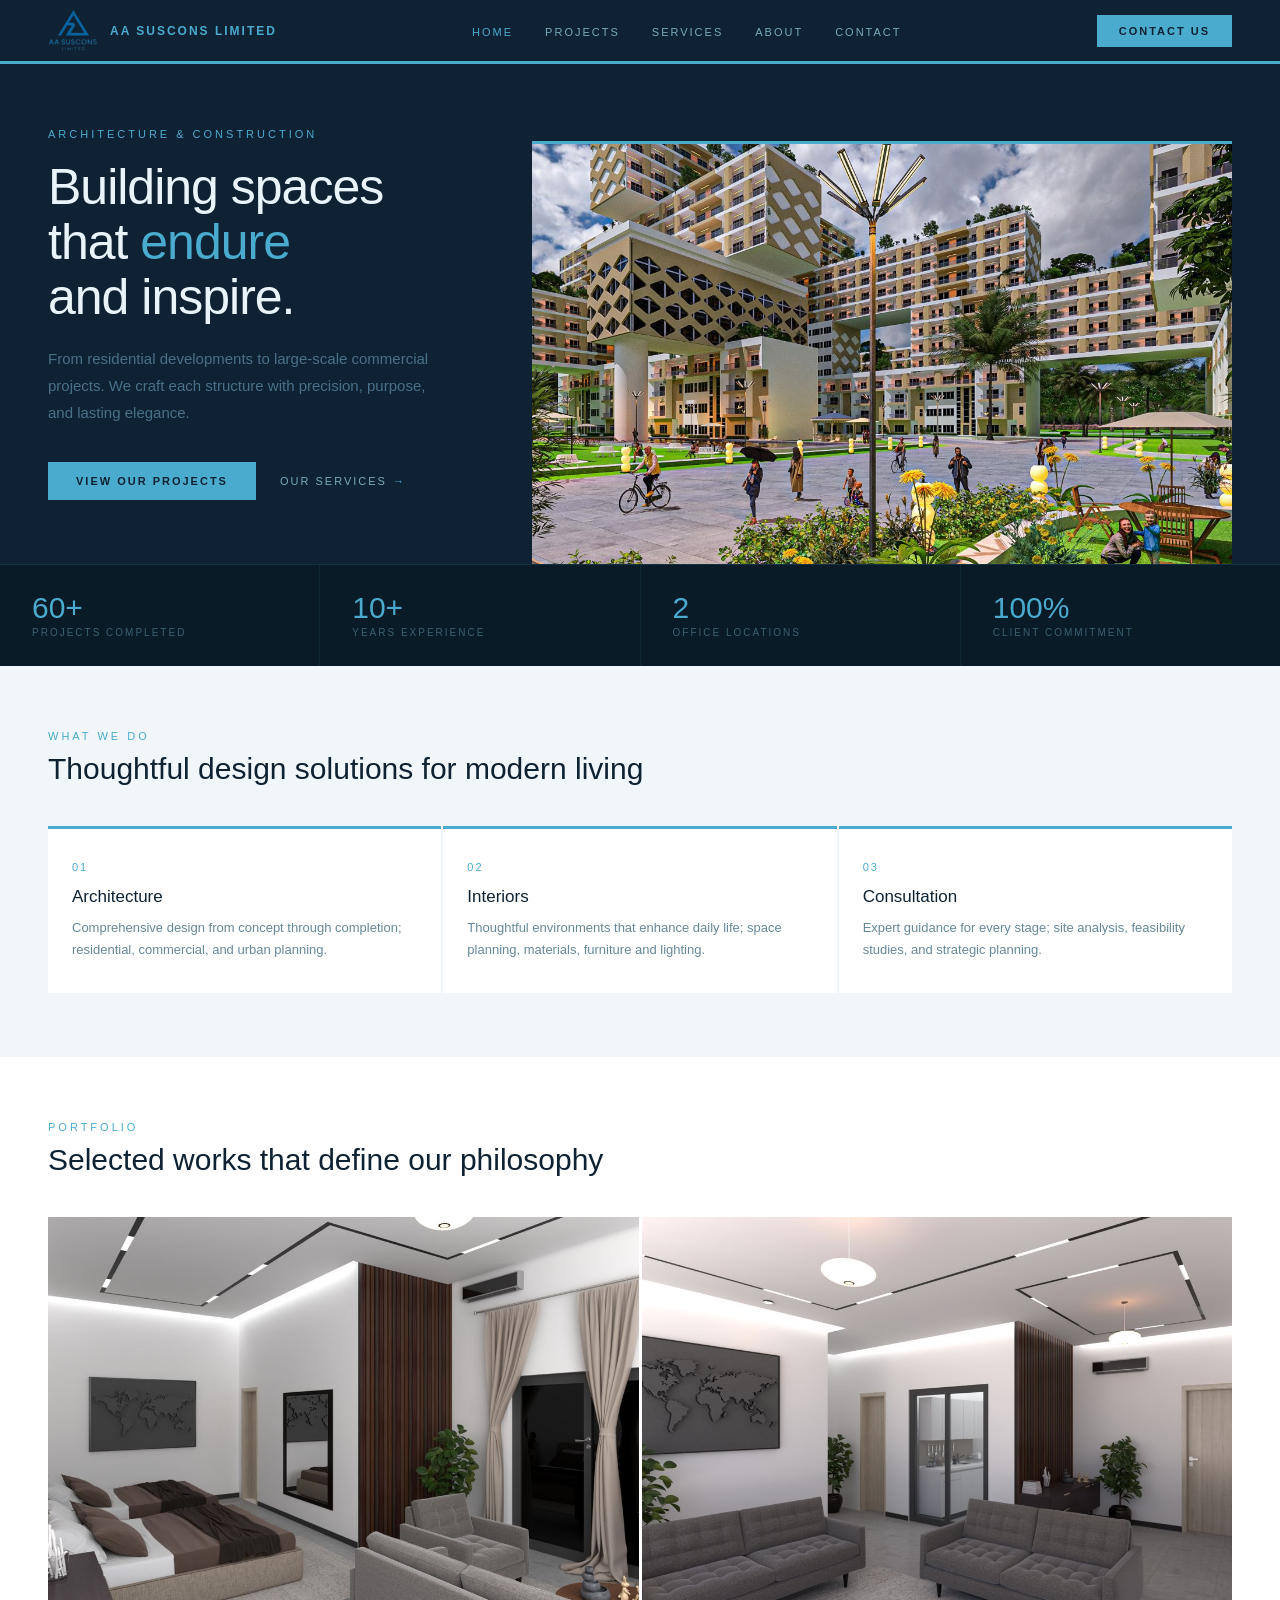
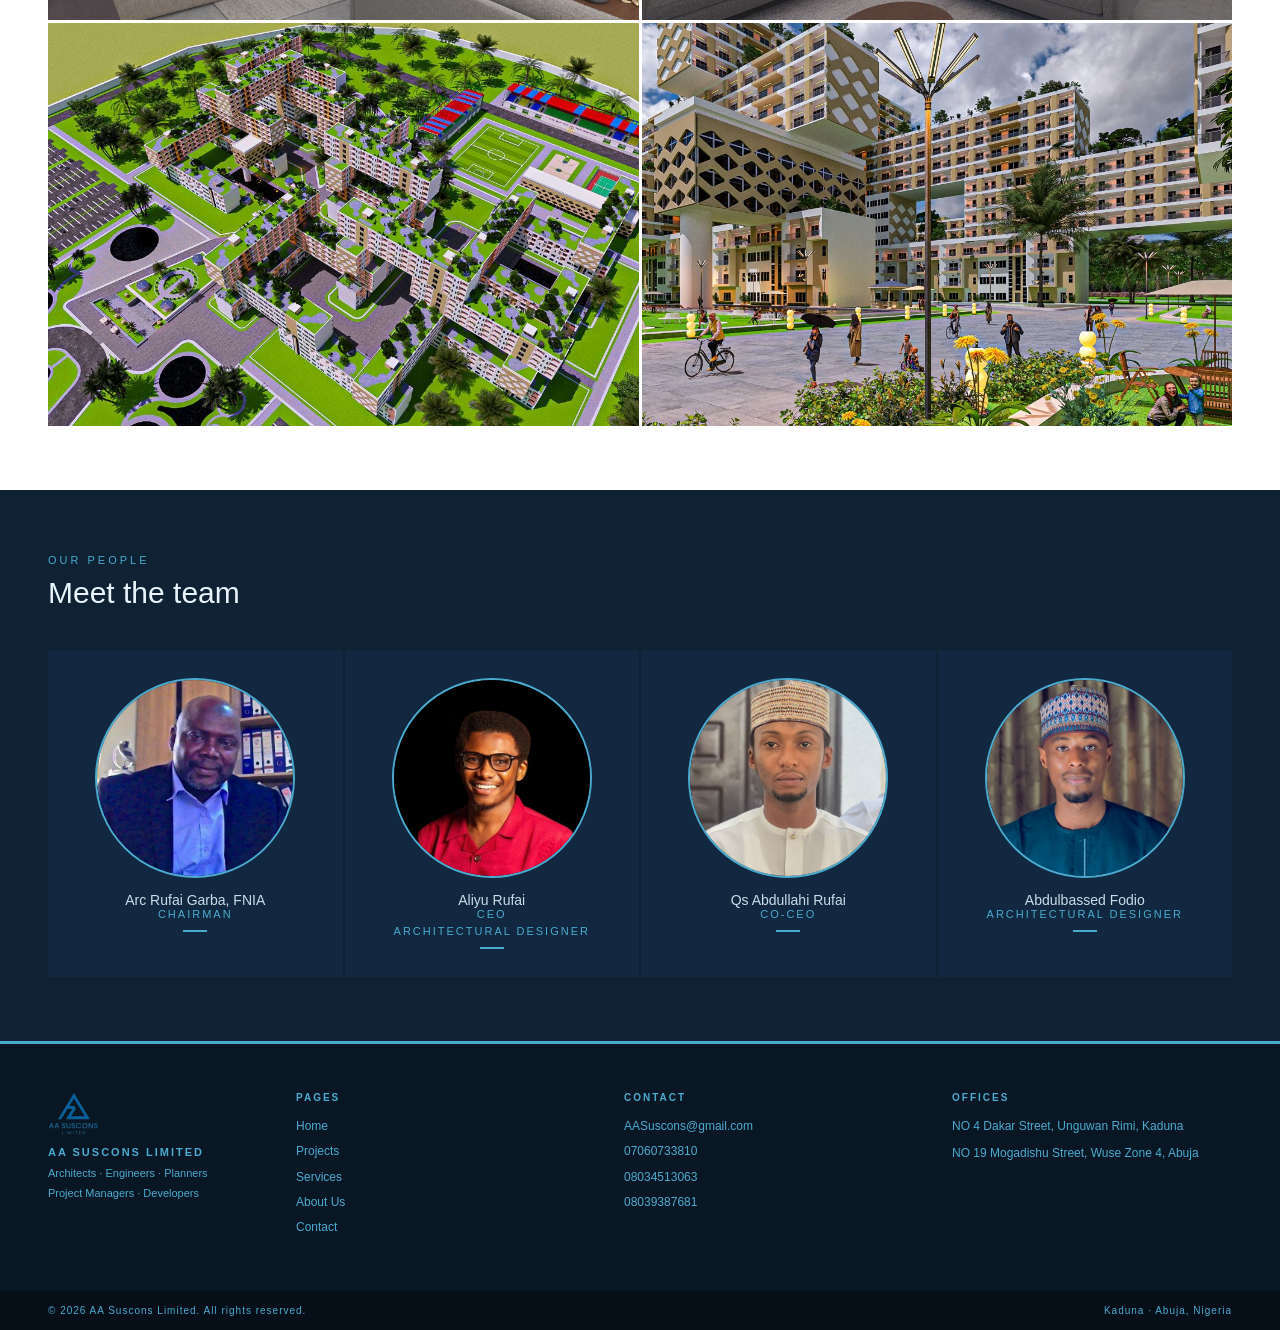
<file: index.html>
<!DOCTYPE html>
<html lang="en">
<head>
  <meta charset="UTF-8" />
  <meta name="viewport" content="width=device-width, initial-scale=1.0" />
  <title>Home | AA Suscons Limited</title>
  <meta name="description" content="AA Suscons Limited — Architects, Engineers, Planners, Project Managers and Developers based in Kaduna and Abuja, Nigeria." />
  <link rel="stylesheet" href="style.css" />
  <link rel="icon" type="image/x-icon" href="favicon.ico" />
  <link rel="icon" type="image/png" sizes="32x32" href="favicon-32.png" />
  <link rel="icon" type="image/png" sizes="16x16" href="favicon-16.png" />
  <link rel="apple-touch-icon" sizes="180x180" href="apple-touch-icon.png" />
</head>
<body>

  <nav class="nav" id="mainNav">
    <a class="nav-logo" href="index.html">
      <img src="images/aa-logo.jpg" alt="AA Suscons Limited Logo" />
      <span class="nav-brand">AA Suscons Limited</span>
    </a>
    <ul class="nav-links" id="navMenu">
      <li><a href="index.html" class="active">Home</a></li>
      <li><a href="projects.html">Projects</a></li>
      <li><a href="services.html">Services</a></li>
      <li><a href="about.html">About</a></li>
      <li><a href="contact.html">Contact</a></li>
    </ul>
    <a class="nav-cta" href="contact.html">Contact Us</a>
    <button class="nav-toggle" id="navToggle" aria-label="Toggle menu">
      <span></span><span></span><span></span>
    </button>
  </nav>

  <section class="hero">
    <div class="hero-left">
      <div class="hero-tag">Architecture &amp; Construction</div>
      <h1 class="hero-h1">Building spaces<br>that <em>endure</em><br>and inspire.</h1>
      <p class="hero-p">From residential developments to large-scale commercial projects. We craft each structure with precision, purpose, and lasting elegance.</p>
      <div class="hero-btns">
        <a class="btn-sky" href="projects.html">View Our Projects</a>
        <a class="btn-ghost" href="services.html">Our Services</a>
      </div>
    </div>
    <div class="hero-right">
      <div class="hero-img-wrap">
        <img class="hero-img" src="images/P5.jpg" alt="AA Suscons featured project" />
      </div>
    </div>
  </section>

  <div class="stats-bar" id="statsBar">
    <div class="stat">
      <div class="stat-n" data-target="60" data-suffix="+">60</div>
      <div class="stat-l">Projects Completed</div>
    </div>
    <div class="stat">
      <div class="stat-n" data-target="10" data-suffix="+">10</div>
      <div class="stat-l">Years Experience</div>
    </div>
    <div class="stat">
      <div class="stat-n" data-target="2" data-suffix="">2</div>
      <div class="stat-l">Office Locations</div>
    </div>
    <div class="stat">
      <div class="stat-n" data-target="100" data-suffix="%">100</div>
      <div class="stat-l">Client Commitment</div>
    </div>
  </div>

  <section class="home-services">
    <div class="reveal sec-tag">What we do</div>
    <div class="reveal reveal-delay-1 sec-title">Thoughtful design solutions for modern living</div>
    <div class="svc-grid">
      <div class="reveal reveal-delay-1 svc-card">
        <div class="svc-n">01</div>
        <div class="svc-name">Architecture</div>
        <div class="svc-desc">Comprehensive design from concept through completion; residential, commercial, and urban planning.</div>
      </div>
      <div class="reveal reveal-delay-2 svc-card">
        <div class="svc-n">02</div>
        <div class="svc-name">Interiors</div>
        <div class="svc-desc">Thoughtful environments that enhance daily life; space planning, materials, furniture and lighting.</div>
      </div>
      <div class="reveal reveal-delay-3 svc-card">
        <div class="svc-n">03</div>
        <div class="svc-name">Consultation</div>
        <div class="svc-desc">Expert guidance for every stage; site analysis, feasibility studies, and strategic planning.</div>
      </div>
    </div>
  </section>

  <section class="home-portfolio">
    <div class="reveal sec-tag">Portfolio</div>
    <div class="reveal reveal-delay-1 sec-title">Selected works that define our philosophy</div>
    <div class="port-grid">
      <div class="port-main reveal">
        <div class="port-img-wrap" style="min-height:403px;">
          <img class="port-img" src="images/P1.jpg" alt="Proposed Five Star Hotel" />
        </div>
      </div>
      <div class="reveal reveal-delay-1">
        <div class="port-img-wrap" style="min-height:403px;">
          <img class="port-img" src="images/P2.jpg" alt="Office Interior Design" />
        </div>
      </div>
      <div class="reveal reveal-delay-2">
        <div class="port-img-wrap" style="min-height:403px;">
          <img class="port-img" src="images/P6.jpg" alt="Proposed Interlace Building" />
        </div>
      </div>
      <div class="reveal reveal-delay-2">
        <div class="port-img-wrap" style="min-height:403px;">
          <img class="port-img" src="images/P5.jpg" alt="Proposed Interlace Building" />
        </div>
      </div>
    </div>
  </section>

  <section class="home-team">
    <div class="reveal sec-tag">Our people</div>
    <div class="reveal reveal-delay-1 sec-title">Meet the team</div>
    <div class="team-grid">
      <div class="reveal reveal-delay-1 team-card">
        <img class="team-photo" src="images/CFO.jpg" alt="Arc Rufai Garba" />
        <div class="team-name">Arc Rufai Garba, FNIA</div>
        <div class="team-role">Chairman</div>
        <div class="team-line"></div>
      </div>
      <div class="reveal reveal-delay-2 team-card">
        <img class="team-photo" src="images/CEO.jpg" alt="Arc Aliyu Rufai" />
        <div class="team-name">Aliyu Rufai</div>
        <div class="team-role">CEO</div>
        <div class="team-role">Architectural Designer</div>
        <div class="team-line"></div>
      </div>
      <div class="reveal reveal-delay-1 team-card">
        <img class="team-photo" src="images/QS.jpg" alt="Qs Abdullahi Rufai" />
        <div class="team-name">Qs Abdullahi Rufai</div>
        <div class="team-role">Co-CEO</div>
        <div class="team-line"></div>
      </div>
      <div class="reveal reveal-delay-2 team-card">
        <img class="team-photo" src="images/AD.jpg" alt="Arc Abdulbassed Fodio" />
        <div class="team-name">Abdulbassed Fodio</div>
        <div class="team-role">Architectural Designer</div>
        <div class="team-line"></div>
      </div>
    </div>
  </section>

  <footer class="footer">
    <div class="fcol" style="flex:0 0 200px;">
      <div class="footer-logo"><img src="images/aa-logo.jpg" alt="AA Suscons Logo" /></div>
      <div class="footer-brand">AA Suscons Limited</div>
      <div class="footer-tag">Architects · Engineers · Planners<br>Project Managers · Developers</div>
    </div>
    <div class="fcol">
      <h4>Pages</h4>
      <a href="index.html">Home</a>
      <a href="projects.html">Projects</a>
      <a href="services.html">Services</a>
      <a href="about.html">About Us</a>
      <a href="contact.html">Contact</a>
    </div>
    <div class="fcol">
      <h4>Contact</h4>
      <p>AASuscons@gmail.com</p>
      <p>07060733810</p>
      <p>08034513063</p>
      <p>08039387681</p>
    </div>
    <div class="fcol">
      <h4>Offices</h4>
      <p>NO 4 Dakar Street, Unguwan Rimi, Kaduna</p>
      <p style="margin-top:8px;">NO 19 Mogadishu Street, Wuse Zone 4, Abuja</p>
    </div>
  </footer>
  <div class="foot-bot">
    <div class="foot-copy">© 2026 AA Suscons Limited. All rights reserved.</div>
    <div class="foot-copy">Kaduna · Abuja, Nigeria</div>
  </div>

  <script src="main.js"></script>
</body>
</html>
</file>
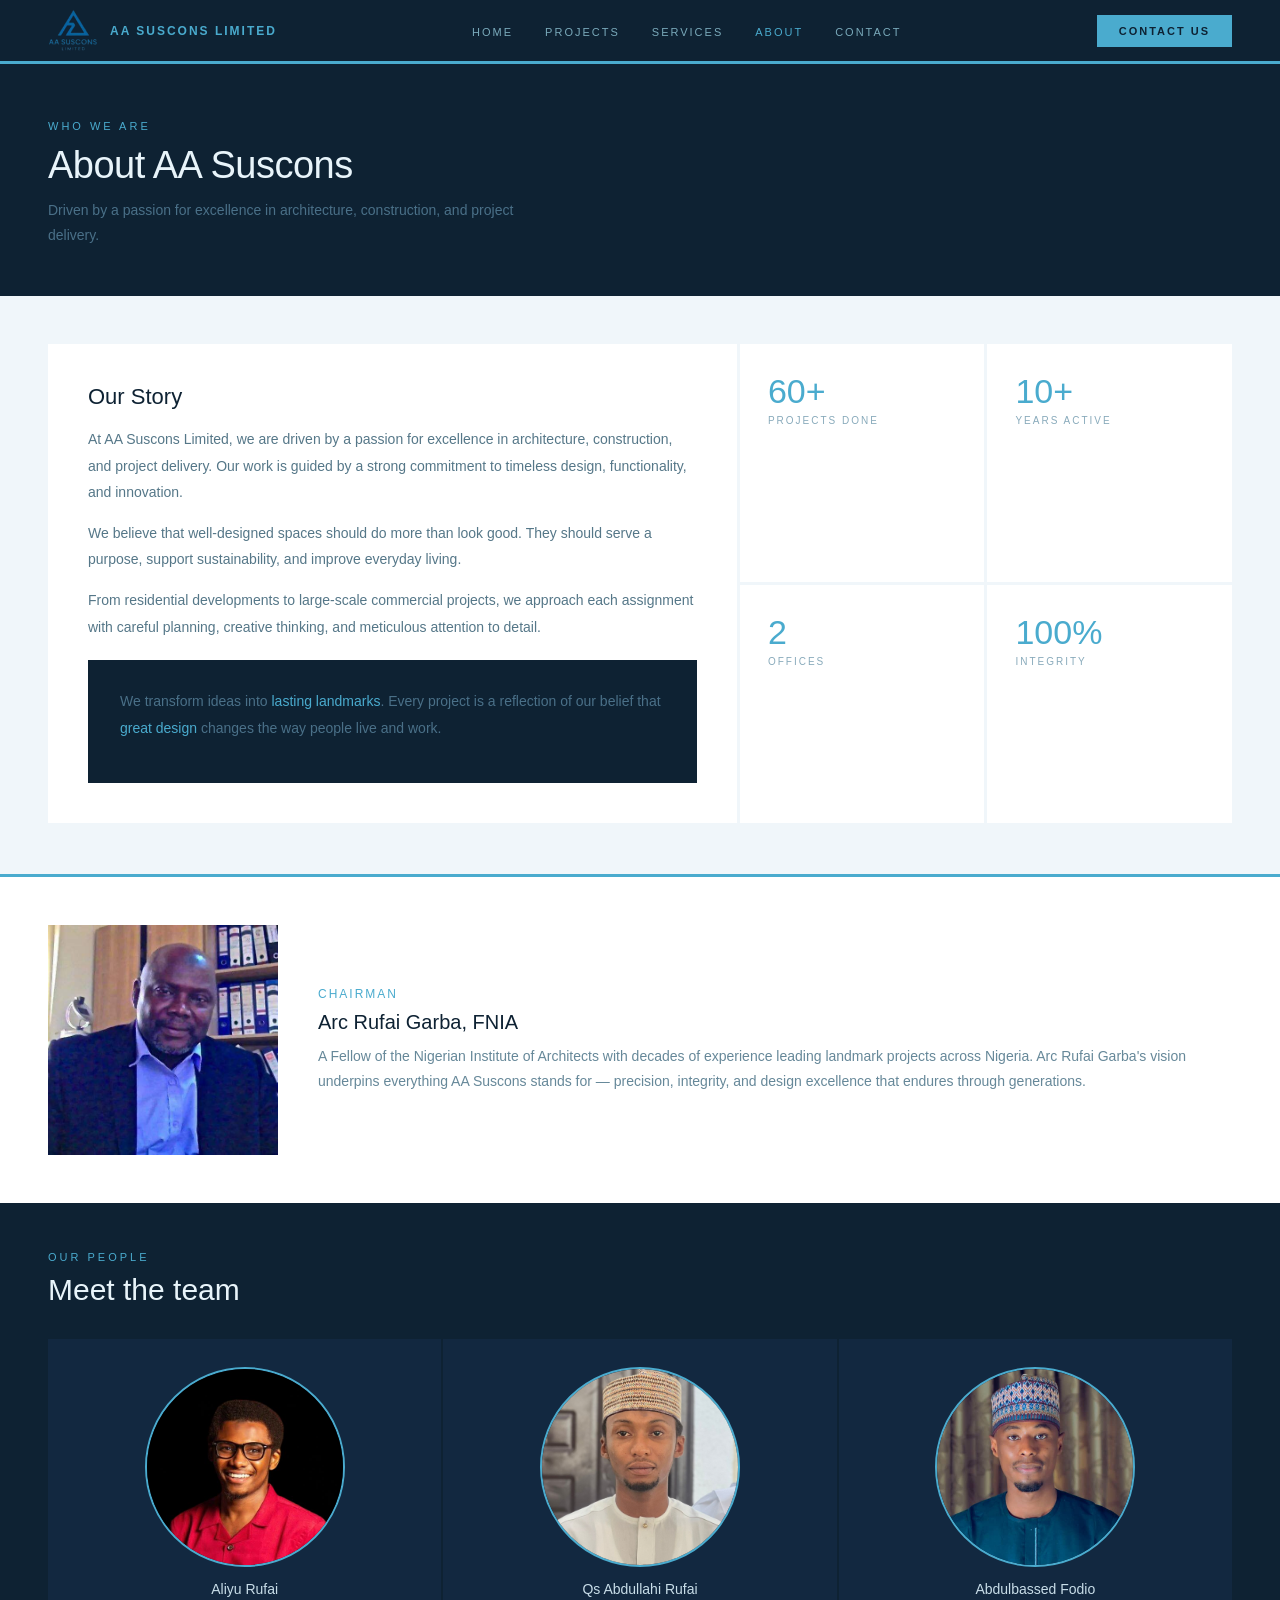
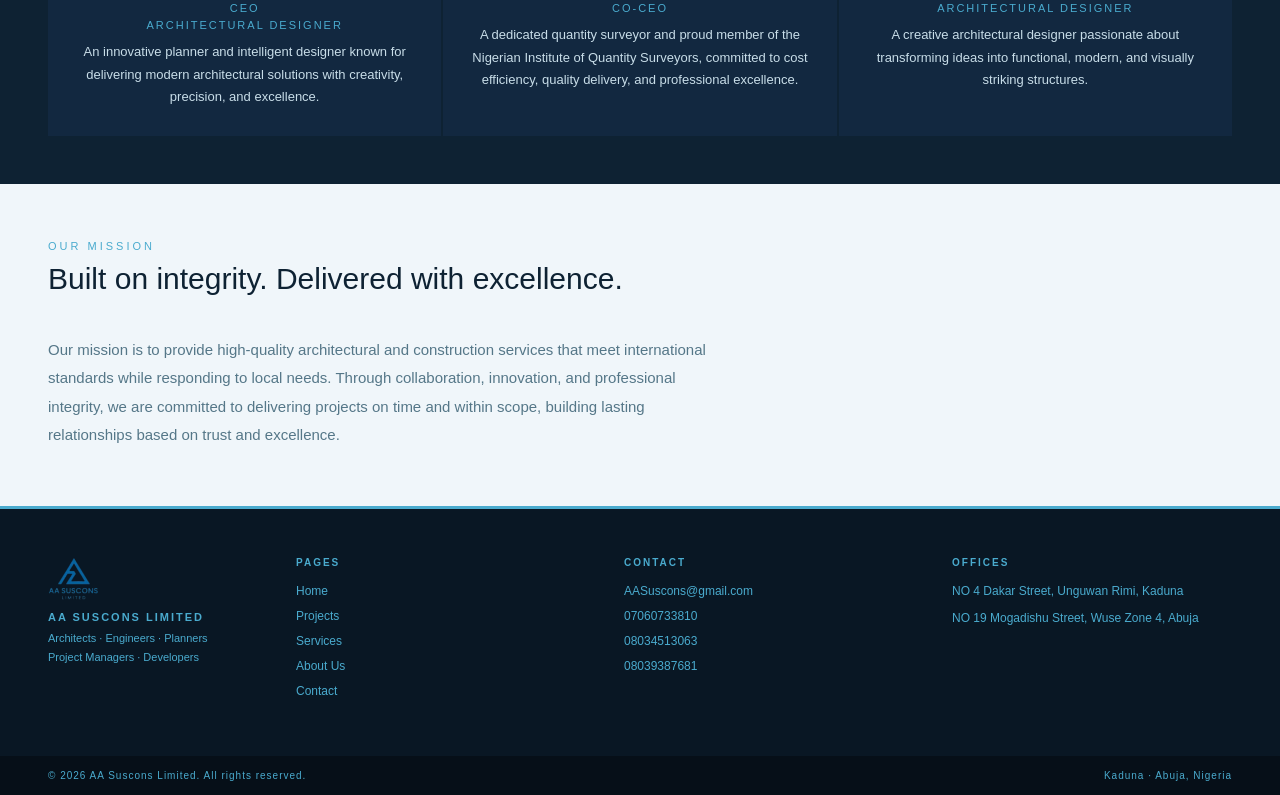
<file: about.html>
<!DOCTYPE html>
<html lang="en">
<head>
  <meta charset="UTF-8" />
  <meta name="viewport" content="width=device-width, initial-scale=1.0" />
  <title>About Us | AA Suscons Limited</title>
  <meta name="description" content="Learn about AA Suscons Limited — our story, mission, and the experienced team behind our award-winning architectural work." />
  <link rel="stylesheet" href="style.css" />
  <link rel="icon" type="image/x-icon" href="favicon.ico" />
  <link rel="icon" type="image/png" sizes="32x32" href="favicon-32.png" />
  <link rel="icon" type="image/png" sizes="16x16" href="favicon-16.png" />
  <link rel="apple-touch-icon" sizes="180x180" href="apple-touch-icon.png" />
</head>
<body>
  <nav class="nav" id="mainNav">
    <a class="nav-logo" href="index.html">
      <img src="images/aa-logo.jpg" alt="AA Suscons Limited Logo" />
      <span class="nav-brand">AA Suscons Limited</span>
    </a>
    <ul class="nav-links" id="navMenu">
      <li><a href="index.html">Home</a></li>
      <li><a href="projects.html">Projects</a></li>
      <li><a href="services.html">Services</a></li>
      <li><a href="about.html" class="active">About</a></li>
      <li><a href="contact.html">Contact</a></li>
    </ul>
    <a class="nav-cta" href="contact.html">Contact Us</a>
    <button class="nav-toggle" id="navToggle" aria-label="Toggle menu">
      <span></span><span></span><span></span>
    </button>
  </nav>

  <div class="page-hero">
    <div class="page-tag">Who We Are</div>
    <h1 class="page-title">About AA Suscons</h1>
    <p class="page-sub">Driven by a passion for excellence in architecture, construction, and project delivery.</p>
  </div>

  <section class="about-section">
    <div class="about-2col">
      <div class="reveal about-text-block">
        <h2>Our Story</h2>
        <p>At AA Suscons Limited, we are driven by a passion for excellence in architecture, construction, and project delivery. Our work is guided by a strong commitment to timeless design, functionality, and innovation.</p>
        <p>We believe that well-designed spaces should do more than look good. They should serve a purpose, support sustainability, and improve everyday living.</p>
        <p>From residential developments to large-scale commercial projects, we approach each assignment with careful planning, creative thinking, and meticulous attention to detail.</p>
        <div class="about-pull">
          <p>We transform ideas into <em>lasting landmarks</em>. Every project is a reflection of our belief that <em>great design</em> changes the way people live and work.</p>
        </div>
      </div>
      <div class="about-stats">
        <div class="reveal astat">
          <div class="astat-n" data-target="120" data-suffix="+">60+</div>
          <div class="astat-l">Projects Done</div>
        </div>
        <div class="reveal reveal-delay-1 astat">
          <div class="astat-n" data-target="15" data-suffix="+">10+</div>
          <div class="astat-l">Years Active</div>
        </div>
        <div class="reveal reveal-delay-2 astat">
          <div class="astat-n" data-target="2" data-suffix="">2</div>
          <div class="astat-l">Offices</div>
        </div>
        <div class="reveal reveal-delay-3 astat">
          <div class="astat-n" data-target="100" data-suffix="%">100%</div>
          <div class="astat-l">Integrity</div>
        </div>
      </div>
    </div>
  </section>

  <div class="reveal ceo-section">
    <img class="ceo-photo" src="images/CFO.jpg" alt="Arc Rufai Garba" />
    <div class="ceo-info">
      <div class="ceo-role">Chairman</div>
      <h3>Arc Rufai Garba, FNIA</h3>
      <p>A Fellow of the Nigerian Institute of Architects with decades of experience leading landmark projects across Nigeria. Arc Rufai Garba's vision underpins everything AA Suscons stands for — precision, integrity, and design excellence that endures through generations.</p>
    </div>
  </div>

  <section class="about-team">
    <div class="reveal sec-tag">Our People</div>
    <div class="reveal reveal-delay-1 sec-title">Meet the team</div>
    <div class="at-grid">
      <div class="reveal reveal-delay-1 at-card">
        <img class="at-photo" src="images/CEO.jpg" alt="Arc Aliyu Rufai" />
        <div class="at-name">Aliyu Rufai</div>
        <div class="at-role">CEO</div>
        <div class="at-role">Architectural Designer</div>
        <p class="at-note">An innovative planner and intelligent designer known for delivering modern architectural solutions with creativity, precision, and excellence.</p>
      </div>
      <div class="reveal reveal-delay-2 at-card">
        <img class="at-photo" src="images/QS.jpg" alt="Qs Abdullahi Rufai" />
        <div class="at-name">Qs Abdullahi Rufai</div>
        <div class="at-role">Co-CEO</div>
        <p class="at-note">A dedicated quantity surveyor and proud member of the Nigerian Institute of Quantity Surveyors, committed to cost efficiency, quality delivery, and professional excellence.</p>
      </div>
      <div class="reveal reveal-delay-3 at-card">
        <img class="at-photo" src="images/AD.jpg" alt="Arc Abdulbassed Fodio" />
        <div class="at-name">Abdulbassed Fodio</div>
        <div class="at-role">Architectural Designer</div>
        <p class="at-note">A creative architectural designer passionate about transforming ideas into functional, modern, and visually striking structures.</p>
      </div>
    </div>
  </section>

  <section style="background:#f0f6fa; padding:56px 48px;">
    <div class="reveal sec-tag">Our Mission</div>
    <div class="reveal reveal-delay-1 sec-title">Built on integrity. Delivered with excellence.</div>
    <p class="reveal reveal-delay-2" style="font-size:15px;color:#557788;line-height:1.9;max-width:680px;">Our mission is to provide high-quality architectural and construction services that meet international standards while responding to local needs. Through collaboration, innovation, and professional integrity, we are committed to delivering projects on time and within scope, building lasting relationships based on trust and excellence.</p>
  </section>

  <footer class="footer">
    <div class="fcol" style="flex:0 0 200px;">
      <div class="footer-logo"><img src="images/aa-logo.jpg" alt="AA Suscons Logo" /></div>
      <div class="footer-brand">AA Suscons Limited</div>
      <div class="footer-tag">Architects · Engineers · Planners<br>Project Managers · Developers</div>
    </div>
    <div class="fcol">
      <h4>Pages</h4>
      <a href="index.html">Home</a>
      <a href="projects.html">Projects</a>
      <a href="services.html">Services</a>
      <a href="about.html">About Us</a>
      <a href="contact.html">Contact</a>
    </div>
    <div class="fcol">
      <h4>Contact</h4>
      <p>AASuscons@gmail.com</p>
      <p>07060733810</p>
      <p>08034513063</p>
      <p>08039387681</p>
    </div>
    <div class="fcol">
      <h4>Offices</h4>
      <p>NO 4 Dakar Street, Unguwan Rimi, Kaduna</p>
      <p style="margin-top:8px;">NO 19 Mogadishu Street, Wuse Zone 4, Abuja</p>
    </div>
  </footer>
  <div class="foot-bot">
    <div class="foot-copy">© 2026 AA Suscons Limited. All rights reserved.</div>
    <div class="foot-copy">Kaduna · Abuja, Nigeria</div>
  </div>

  <script src="main.js"></script>
</body>
</html>
</file>
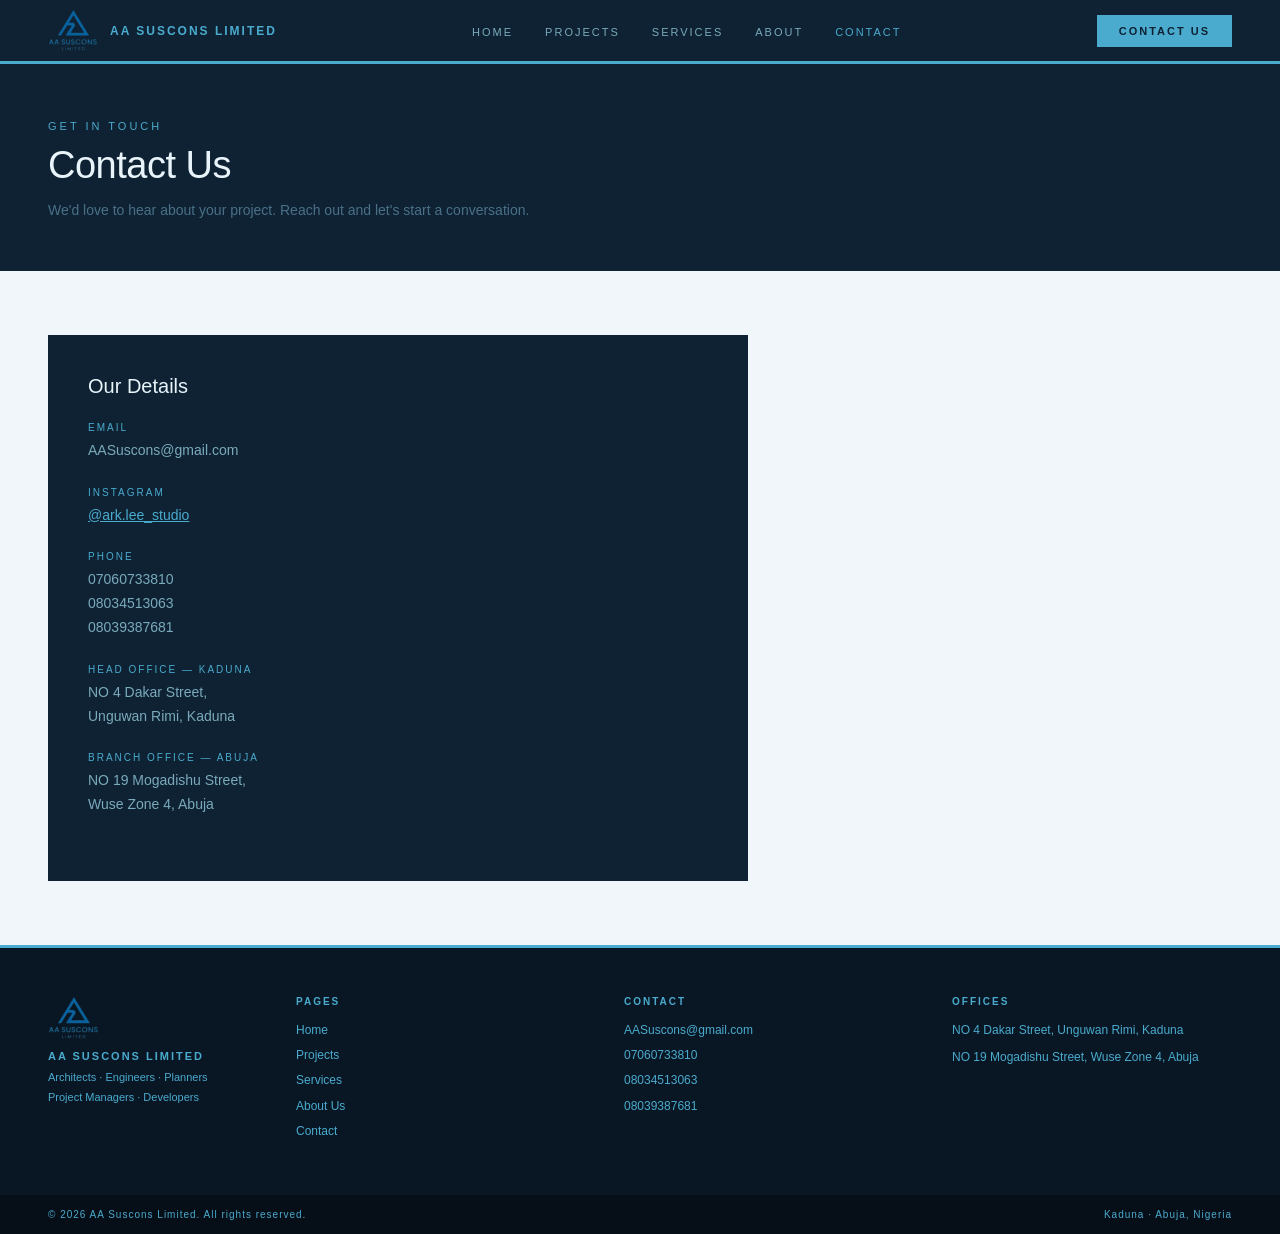
<file: contact.html>
<!DOCTYPE html>
<html lang="en">
<head>
  <meta charset="UTF-8" />
  <meta name="viewport" content="width=device-width, initial-scale=1.0" />
  <title>Contact | AA Suscons Limited</title>
  <meta name="description" content="Get in touch with AA Suscons Limited. Offices in Kaduna and Abuja, Nigeria." />
  <link rel="stylesheet" href="style.css" />
  <link rel="icon" type="image/x-icon" href="favicon.ico" />
  <link rel="icon" type="image/png" sizes="32x32" href="favicon-32.png" />
  <link rel="icon" type="image/png" sizes="16x16" href="favicon-16.png" />
  <link rel="apple-touch-icon" sizes="180x180" href="apple-touch-icon.png" />
</head>
<body>

  <nav class="nav" id="mainNav">
    <a class="nav-logo" href="index.html">
      <img src="images/aa-logo.jpg" alt="AA Suscons Limited Logo" />
      <span class="nav-brand">AA Suscons Limited</span>
    </a>
    <ul class="nav-links" id="navMenu">
      <li><a href="index.html">Home</a></li>
      <li><a href="projects.html">Projects</a></li>
      <li><a href="services.html">Services</a></li>
      <li><a href="about.html">About</a></li>
      <li><a href="contact.html" class="active">Contact</a></li>
    </ul>
    <a class="nav-cta" href="contact.html">Contact Us</a>
    <button class="nav-toggle" id="navToggle" aria-label="Toggle menu">
      <span></span><span></span><span></span>
    </button>
  </nav>

  <div class="page-hero">
    <div class="page-tag">Get In Touch</div>
    <h1 class="page-title">Contact Us</h1>
    <p class="page-sub">We'd love to hear about your project. Reach out and let's start a conversation.</p>
  </div>

<section class="contact-section">
  <div class="contact-info" style="max-width: 700px;">
    <h3>Our Details</h3>

    <div class="contact-item">
      <div class="contact-label">Email</div>
      <div class="contact-value">AASuscons@gmail.com</div>
    </div>

    <div class="contact-item">
      <div class="contact-label">Instagram</div>
      <div class="contact-value">
        <a href="https://www.instagram.com/ark.lee_studio/" target="_blank" style="color:#4AABCE;">@ark.lee_studio</a>
      </div>
    </div>

    <div class="contact-item">
      <div class="contact-label">Phone</div>
      <div class="contact-value">
        07060733810<br />
        08034513063<br />
        08039387681
      </div>
    </div>

    <div class="contact-item">
      <div class="contact-label">Head Office — Kaduna</div>
      <div class="contact-value">NO 4 Dakar Street,<br />Unguwan Rimi, Kaduna</div>
    </div>

    <div class="contact-item">
      <div class="contact-label">Branch Office — Abuja</div>
      <div class="contact-value">NO 19 Mogadishu Street,<br />Wuse Zone 4, Abuja</div>
    </div>
  </div>
</section>
  
  <footer class="footer">
    <div class="fcol" style="flex:0 0 200px;">
      <div class="footer-logo"><img src="images/aa-logo.jpg" alt="AA Suscons Logo" /></div>
      <div class="footer-brand">AA Suscons Limited</div>
      <div class="footer-tag">Architects · Engineers · Planners<br>Project Managers · Developers</div>
    </div>
    <div class="fcol">
      <h4>Pages</h4>
      <a href="index.html">Home</a>
      <a href="projects.html">Projects</a>
      <a href="services.html">Services</a>
      <a href="about.html">About Us</a>
      <a href="contact.html">Contact</a>
    </div>
    <div class="fcol">
      <h4>Contact</h4>
      <p>AASuscons@gmail.com</p>
      <p>07060733810</p>
      <p>08034513063</p>
      <p>08039387681</p>
    </div>
    <div class="fcol">
      <h4>Offices</h4>
      <p>NO 4 Dakar Street, Unguwan Rimi, Kaduna</p>
      <p style="margin-top:8px;">NO 19 Mogadishu Street, Wuse Zone 4, Abuja</p>
    </div>
  </footer>
  <div class="foot-bot">
    <div class="foot-copy">© 2026 AA Suscons Limited. All rights reserved.</div>
    <div class="foot-copy">Kaduna · Abuja, Nigeria</div>
  </div>

  <script src="main.js"></script>
</body>
</html>
</file>
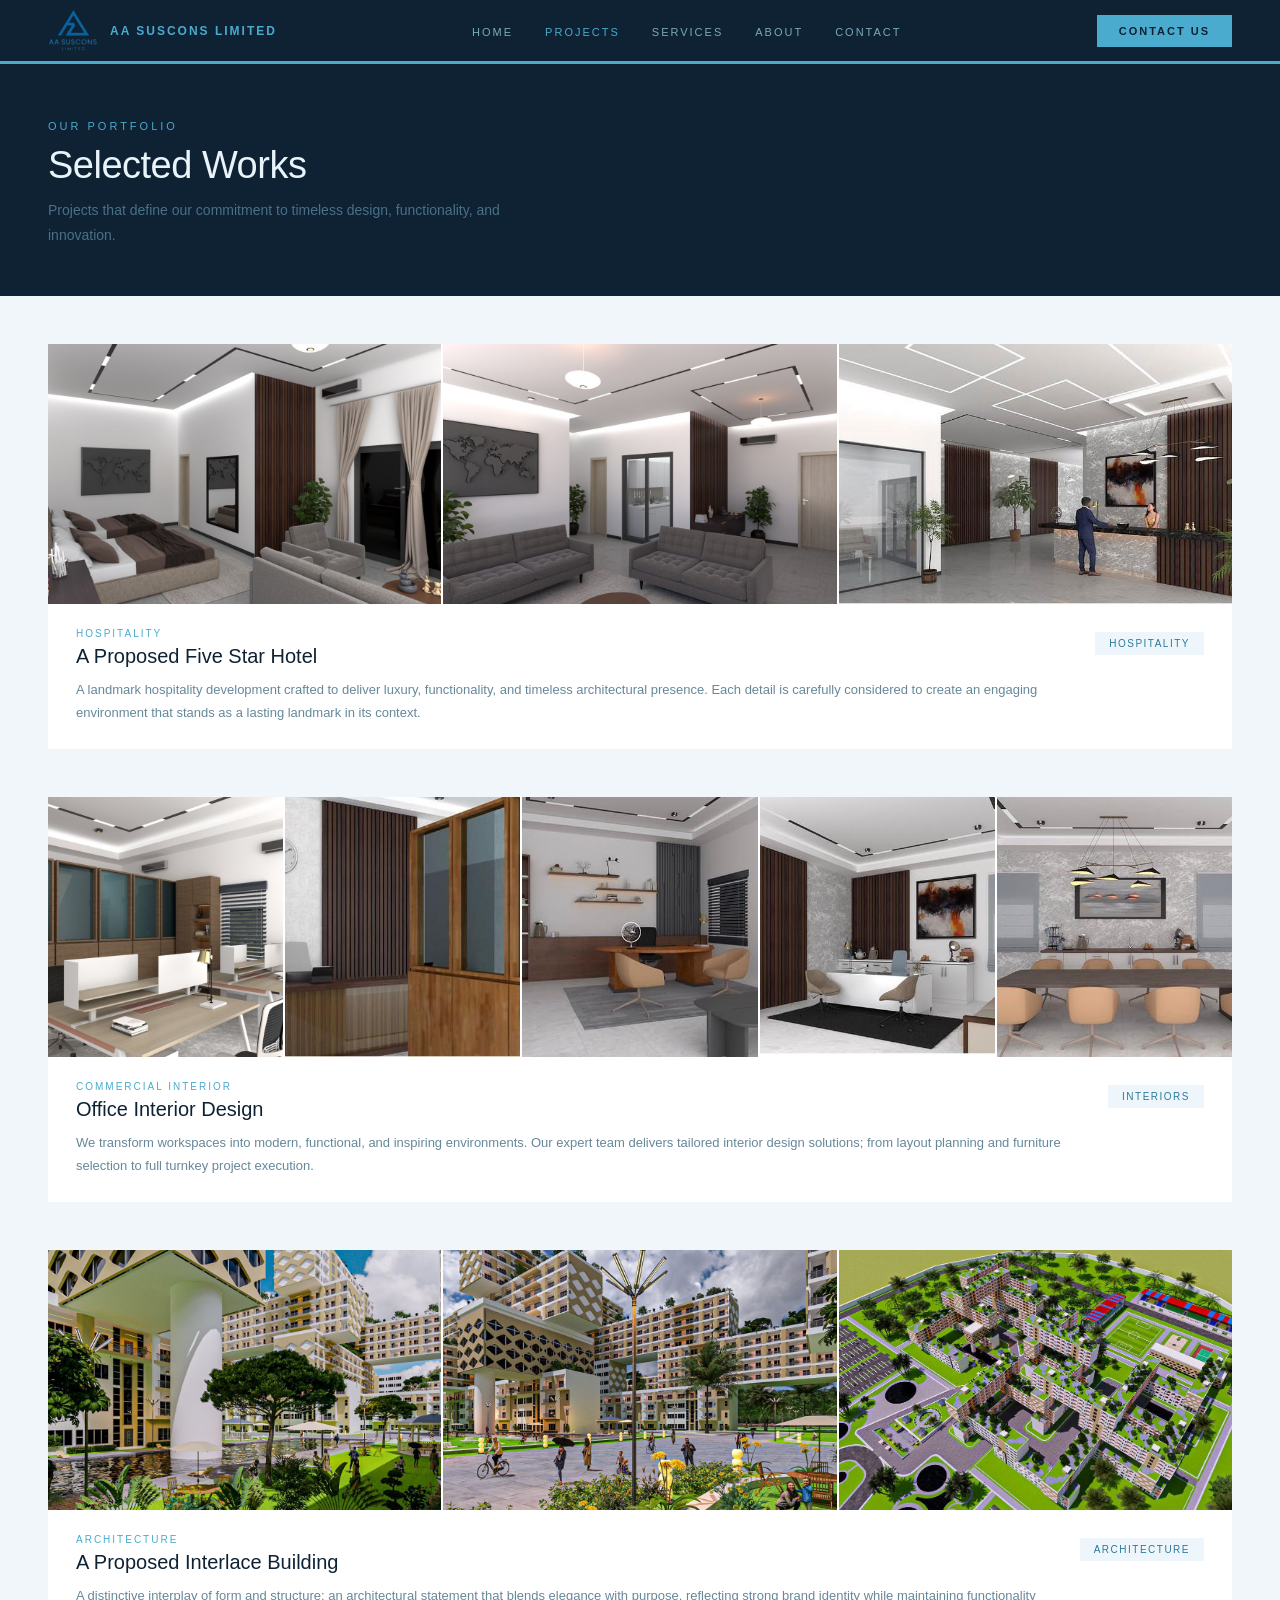
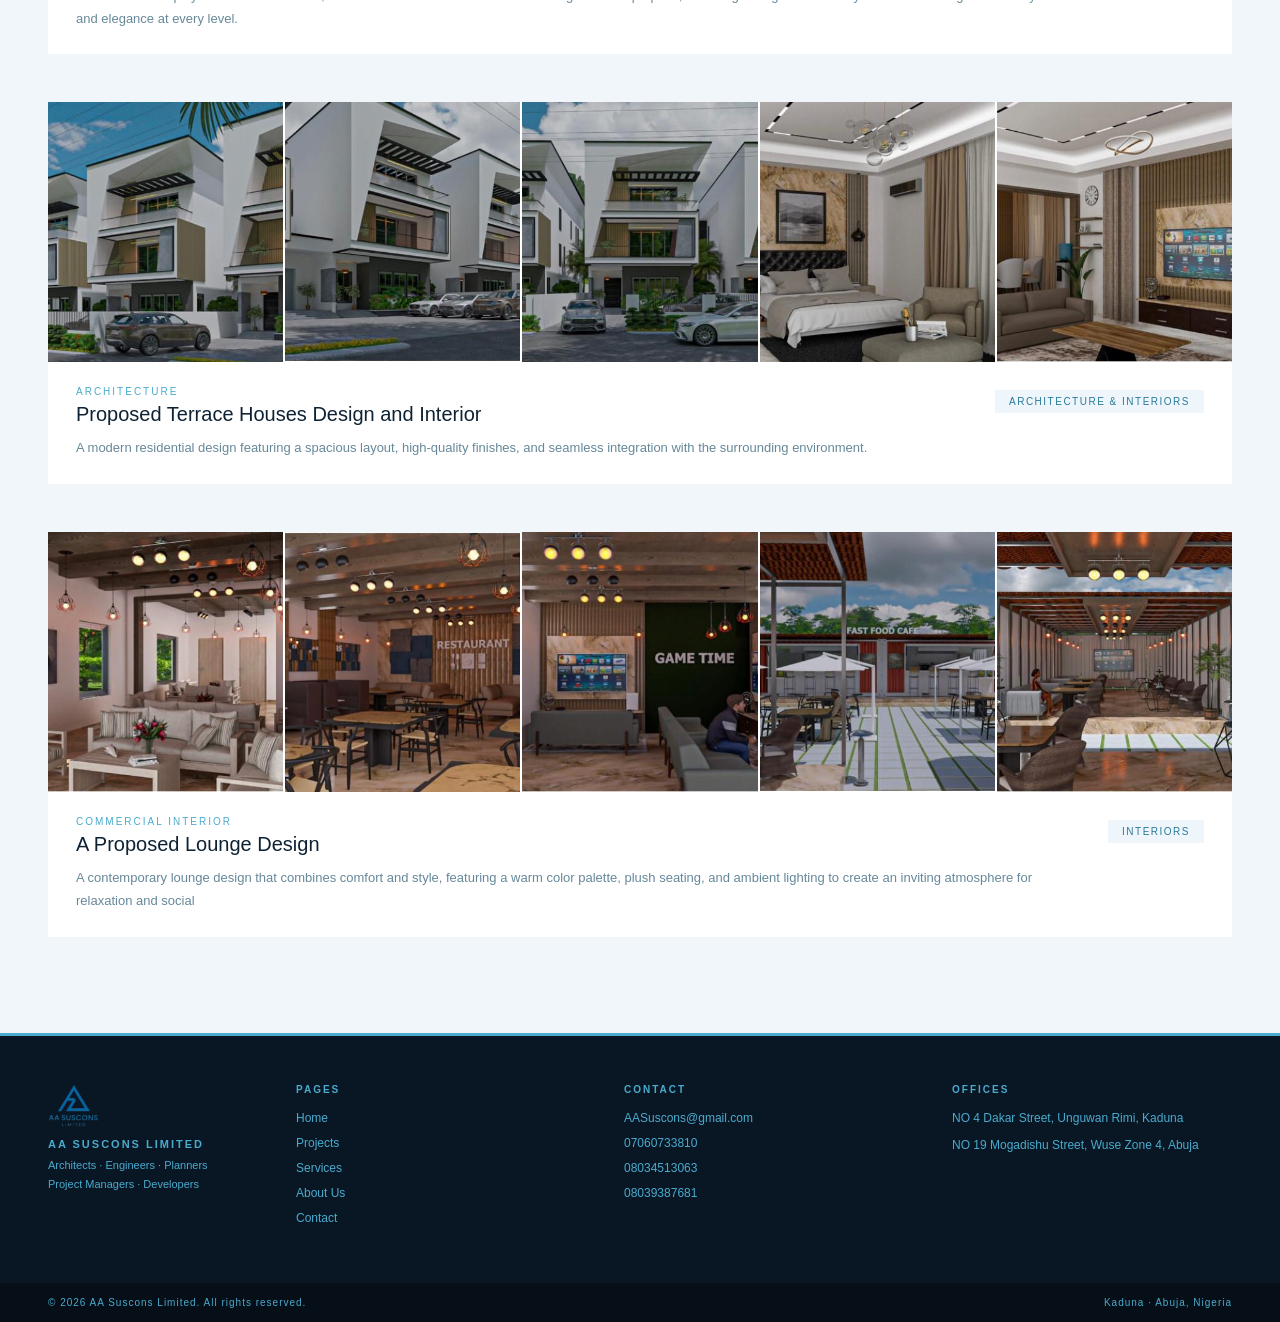
<file: projects.html>
<!DOCTYPE html>
<html lang="en">
<head>
  <meta charset="UTF-8" />
  <meta name="viewport" content="width=device-width, initial-scale=1.0" />
  <title>Projects | AA Suscons Limited</title>
  <meta name="description" content="Explore our portfolio of architectural and construction projects — hospitality, commercial interiors, and landmark buildings across Nigeria." />
  <link rel="stylesheet" href="style.css" />
  <link rel="icon" type="image/x-icon" href="favicon.ico" />
  <link rel="icon" type="image/png" sizes="32x32" href="favicon-32.png" />
  <link rel="icon" type="image/png" sizes="16x16" href="favicon-16.png" />
  <link rel="apple-touch-icon" sizes="180x180" href="apple-touch-icon.png" />
</head>
<body>

  <nav class="nav" id="mainNav">
    <a class="nav-logo" href="index.html">
      <img src="images/aa-logo.jpg" alt="AA Suscons Limited Logo" />
      <span class="nav-brand">AA Suscons Limited</span>
    </a>
    <ul class="nav-links" id="navMenu">
      <li><a href="index.html">Home</a></li>
      <li><a href="projects.html" class="active">Projects</a></li>
      <li><a href="services.html">Services</a></li>
      <li><a href="about.html">About</a></li>
      <li><a href="contact.html">Contact</a></li>
    </ul>
    <a class="nav-cta" href="contact.html">Contact Us</a>
    <button class="nav-toggle" id="navToggle" aria-label="Toggle menu">
      <span></span><span></span><span></span>
    </button>
  </nav>

  <div class="page-hero">
    <div class="page-tag">Our Portfolio</div>
    <h1 class="page-title">Selected Works</h1>
    <p class="page-sub">Projects that define our commitment to timeless design, functionality, and innovation.</p>
  </div>

  <section class="proj-section">

    <div class="reveal proj-block">
      <div class="proj-imgs">
        <div class="pimg-wrap"><img src="images/P1.jpg" alt="Five Star Hotel render 1" /></div>
        <div class="pimg-wrap"><img src="images/P2.jpg" alt="Five Star Hotel render 2" /></div>
        <div class="pimg-wrap"><img src="images/P3.jpg" alt="Five Star Hotel render 3" /></div>
      </div>
      <div class="proj-body">
        <div class="proj-info">
          <div class="proj-type">Hospitality</div>
          <div class="proj-name">A Proposed Five Star Hotel</div>
          <div class="proj-desc">A landmark hospitality development crafted to deliver luxury, functionality, and timeless architectural presence. Each detail is carefully considered to create an engaging environment that stands as a lasting landmark in its context.</div>
        </div>
        <div class="proj-badge">Hospitality</div>
      </div>
    </div>

    <div class="reveal proj-block">
      <div class="proj-imgs">
        <div class="pimg-wrap"><img src="images/P7.jpg" alt="Office Interior 1" /></div>
        <div class="pimg-wrap"><img src="images/P8.jpg" alt="Office Interior 2" /></div>
        <div class="pimg-wrap"><img src="images/P9.jpg" alt="Office Interior 3" /></div>
        <div class="pimg-wrap"><img src="images/P10.jpg" alt="Office Interior 4" /></div>
        <div class="pimg-wrap"><img src="images/P11.jpg" alt="Office Interior 5" /></div>
      </div>
      <div class="proj-body">
        <div class="proj-info">
          <div class="proj-type">Commercial Interior</div>
          <div class="proj-name">Office Interior Design</div>
          <div class="proj-desc">We transform workspaces into modern, functional, and inspiring environments. Our expert team delivers tailored interior design solutions; from layout planning and furniture selection to full turnkey project execution.</div>
        </div>
        <div class="proj-badge">Interiors</div>
      </div>
    </div>

    <div class="reveal proj-block">
      <div class="proj-imgs">
        <div class="pimg-wrap"><img src="images/P4.jpg" alt="Interlace Building render 1" /></div>
        <div class="pimg-wrap"><img src="images/P5.jpg" alt="Interlace Building render 2" /></div>
        <div class="pimg-wrap"><img src="images/P6.jpg" alt="Interlace Building render 3" /></div>
      </div>
      <div class="proj-body">
        <div class="proj-info">
          <div class="proj-type">Architecture</div>
          <div class="proj-name">A Proposed Interlace Building</div>
          <div class="proj-desc">A distinctive interplay of form and structure; an architectural statement that blends elegance with purpose, reflecting strong brand identity while maintaining functionality and elegance at every level.</div>
        </div>
        <div class="proj-badge">Architecture</div>
      </div>
    </div>

    <div class="reveal proj-block">
      <div class="proj-imgs">
        <div class="pimg-wrap"><img src="images/P12.jpg" alt="Interlace Building render 1" /></div>
        <div class="pimg-wrap"><img src="images/P13.jpg" alt="Interlace Building render 2" /></div>
        <div class="pimg-wrap"><img src="images/P14.jpg" alt="Interlace Building render 3" /></div>
        <div class="pimg-wrap"><img src="images/P20.jpg" alt="Interlace Building render 3" /></div>
        <div class="pimg-wrap"><img src="images/P21.jpg" alt="Interlace Building render 3" /></div>
      </div>
      <div class="proj-body">
        <div class="proj-info">
          <div class="proj-type">Architecture</div>
          <div class="proj-name">Proposed Terrace Houses Design and Interior</div>
          <div class="proj-desc">A modern residential design featuring a spacious layout, high-quality finishes, and seamless integration with the surrounding environment.</div>
        </div>
        <div class="proj-badge">Architecture & Interiors</div>
      </div>
    </div>

    <div class="reveal proj-block">
      <div class="proj-imgs">
        <div class="pimg-wrap"><img src="images/P15.jpg" alt="Office Interior 1" /></div>
        <div class="pimg-wrap"><img src="images/P16.jpg" alt="Office Interior 2" /></div>
        <div class="pimg-wrap"><img src="images/P17.jpg" alt="Office Interior 3" /></div>
        <div class="pimg-wrap"><img src="images/P18.jpg" alt="Office Interior 4" /></div>
        <div class="pimg-wrap"><img src="images/P19.jpg" alt="Office Interior 5" /></div>
      </div>
      <div class="proj-body">
        <div class="proj-info">
          <div class="proj-type">Commercial Interior</div>
          <div class="proj-name">A Proposed Lounge Design</div>
          <div class="proj-desc">A contemporary lounge design that combines comfort and style, featuring a warm color palette, plush seating, and ambient lighting to create an inviting atmosphere for relaxation and social</div>
          </div>
        <div class="proj-badge">Interiors</div>
      </div>
    </div>
  </section>

  <footer class="footer">
    <div class="fcol" style="flex:0 0 200px;">
      <div class="footer-logo"><img src="images/aa-logo.jpg" alt="AA Suscons Logo" /></div>
      <div class="footer-brand">AA Suscons Limited</div>
      <div class="footer-tag">Architects · Engineers · Planners<br>Project Managers · Developers</div>
    </div>
    <div class="fcol">
      <h4>Pages</h4>
      <a href="index.html">Home</a>
      <a href="projects.html">Projects</a>
      <a href="services.html">Services</a>
      <a href="about.html">About Us</a>
      <a href="contact.html">Contact</a>
    </div>
    <div class="fcol">
      <h4>Contact</h4>
      <p>AASuscons@gmail.com</p>
      <p>07060733810</p>
      <p>08034513063</p>
      <p>08039387681</p>
    </div>
    <div class="fcol">
      <h4>Offices</h4>
      <p>NO 4 Dakar Street, Unguwan Rimi, Kaduna</p>
      <p style="margin-top:8px;">NO 19 Mogadishu Street, Wuse Zone 4, Abuja</p>
    </div>
  </footer>
  <div class="foot-bot">
    <div class="foot-copy">© 2026 AA Suscons Limited. All rights reserved.</div>
    <div class="foot-copy">Kaduna · Abuja, Nigeria</div>
  </div>

  <script src="main.js"></script>
</body>
</html>
</file>
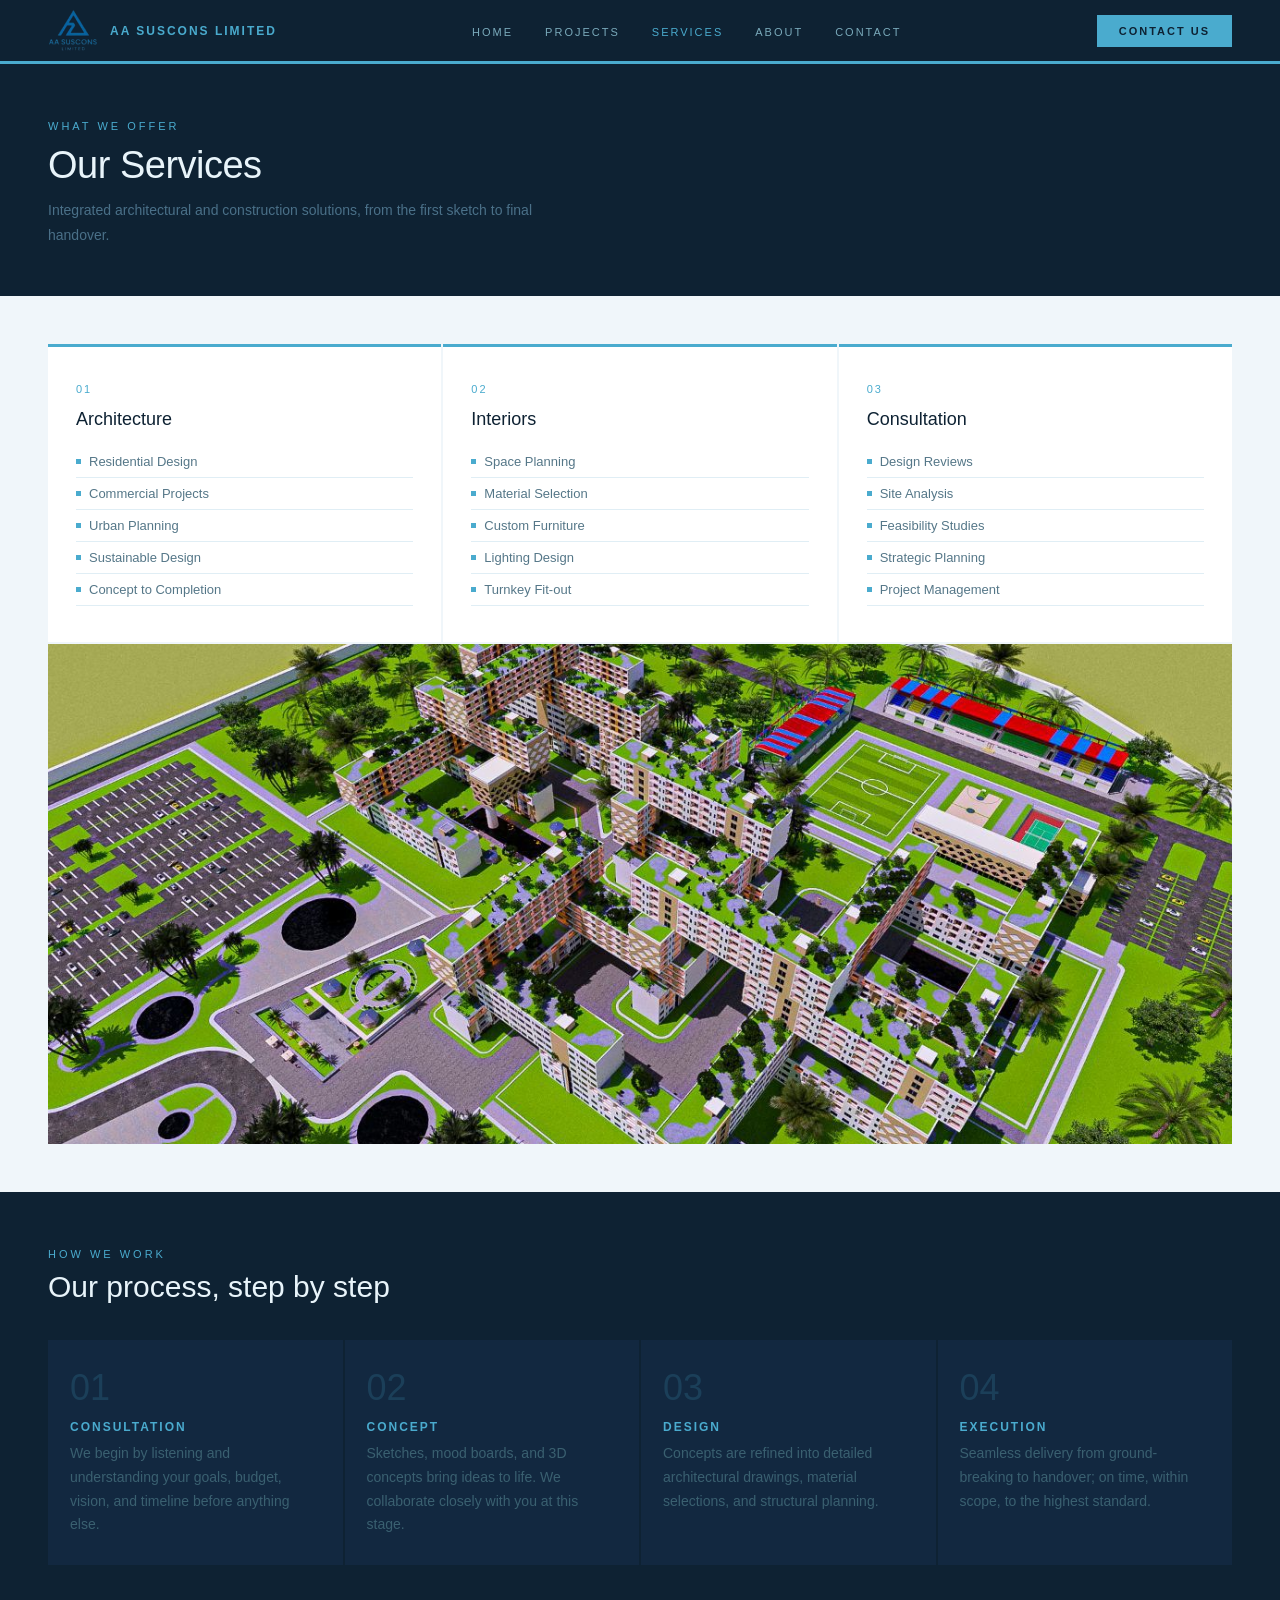
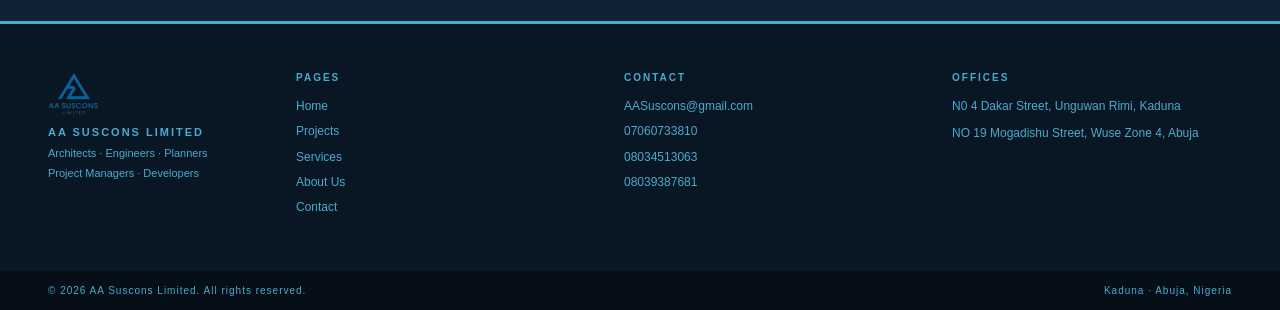
<file: services.html>
<!DOCTYPE html>
<html lang="en">
<head>
  <meta charset="UTF-8" />
  <meta name="viewport" content="width=device-width, initial-scale=1.0" />
  <title>Services | AA Suscons Limited</title>
  <meta name="description" content="AA Suscons offers architectural design, interior design, and expert consultation services across Nigeria." />
  <link rel="stylesheet" href="style.css" />
  <link rel="icon" type="image/x-icon" href="favicon.ico" />
  <link rel="icon" type="image/png" sizes="32x32" href="favicon-32.png" />
  <link rel="icon" type="image/png" sizes="16x16" href="favicon-16.png" />
  <link rel="apple-touch-icon" sizes="180x180" href="apple-touch-icon.png" />
</head>
<body>

  <nav class="nav" id="mainNav">
    <a class="nav-logo" href="index.html">
      <img src="images/aa-logo.jpg" alt="AA Suscons Limited Logo" />
      <span class="nav-brand">AA Suscons Limited</span>
    </a>
    <ul class="nav-links" id="navMenu">
      <li><a href="index.html">Home</a></li>
      <li><a href="projects.html">Projects</a></li>
      <li><a href="services.html" class="active">Services</a></li>
      <li><a href="about.html">About</a></li>
      <li><a href="contact.html">Contact</a></li>
    </ul>
    <a class="nav-cta" href="contact.html">Contact Us</a>
    <button class="nav-toggle" id="navToggle" aria-label="Toggle menu">
      <span></span><span></span><span></span>
    </button>
  </nav>

  <div class="page-hero">
    <div class="page-tag">What We Offer</div>
    <h1 class="page-title">Our Services</h1>
    <p class="page-sub">Integrated architectural and construction solutions, from the first sketch to final handover.</p>
  </div>

  <section class="svc-section">
    <div class="svc-full-grid">
      <div class="reveal svc-full-card">
        <div class="svc-n">01</div>
        <div class="svc-full-name">Architecture</div>
        <ul class="svc-list">
          <li>Residential Design</li>
          <li>Commercial Projects</li>
          <li>Urban Planning</li>
          <li>Sustainable Design</li>
          <li>Concept to Completion</li>
        </ul>
      </div>
      <div class="reveal reveal-delay-1 svc-full-card">
        <div class="svc-n">02</div>
        <div class="svc-full-name">Interiors</div>
        <ul class="svc-list">
          <li>Space Planning</li>
          <li>Material Selection</li>
          <li>Custom Furniture</li>
          <li>Lighting Design</li>
          <li>Turnkey Fit-out</li>
        </ul>
      </div>
      <div class="reveal reveal-delay-2 svc-full-card">
        <div class="svc-n">03</div>
        <div class="svc-full-name">Consultation</div>
        <ul class="svc-list">
          <li>Design Reviews</li>
          <li>Site Analysis</li>
          <li>Feasibility Studies</li>
          <li>Strategic Planning</li>
          <li>Project Management</li>
        </ul>
      </div>
    </div>

    <div class="svc-img-strip">
      <img src="images/P6.jpg" alt="AA Suscons services showcase" />
    </div>
  </section>

  <section class="process-band">
    <div class="reveal sec-tag">How we work</div>
    <div class="reveal reveal-delay-1 sec-title">Our process, step by step</div>
    <div class="steps">
      <div class="reveal reveal-delay-1 step">
        <div class="step-n">01</div>
        <div class="step-t">Consultation</div>
        <div class="step-d">We begin by listening and understanding your goals, budget, vision, and timeline before anything else.</div>
      </div>
      <div class="reveal reveal-delay-2 step">
        <div class="step-n">02</div>
        <div class="step-t">Concept</div>
        <div class="step-d">Sketches, mood boards, and 3D concepts bring ideas to life. We collaborate closely with you at this stage.</div>
      </div>
      <div class="reveal reveal-delay-1 step">
        <div class="step-n">03</div>
        <div class="step-t">Design</div>
        <div class="step-d">Concepts are refined into detailed architectural drawings, material selections, and structural planning.</div>
      </div>
      <div class="reveal reveal-delay-2 step">
        <div class="step-n">04</div>
        <div class="step-t">Execution</div>
        <div class="step-d">Seamless delivery from ground-breaking to handover; on time, within scope, to the highest standard.</div>
      </div>
    </div>
  </section>

  <footer class="footer">
    <div class="fcol" style="flex:0 0 200px;">
      <div class="footer-logo"><img src="images/aa-logo.jpg" alt="AA Suscons Logo" /></div>
      <div class="footer-brand">AA Suscons Limited</div>
      <div class="footer-tag">Architects · Engineers · Planners<br>Project Managers · Developers</div>
    </div>
    <div class="fcol">
      <h4>Pages</h4>
      <a href="index.html">Home</a>
      <a href="projects.html">Projects</a>
      <a href="services.html">Services</a>
      <a href="about.html">About Us</a>
      <a href="contact.html">Contact</a>
    </div>
    <div class="fcol">
      <h4>Contact</h4>
      <p>AASuscons@gmail.com</p>
      <p>07060733810</p>
      <p>08034513063</p>
      <p>08039387681</p>
    </div>
    <div class="fcol">
      <h4>Offices</h4>
      <p>N0 4 Dakar Street, Unguwan Rimi, Kaduna</p>
      <p style="margin-top:8px;">NO 19 Mogadishu Street, Wuse Zone 4, Abuja</p>
    </div>
  </footer>
  <div class="foot-bot">
    <div class="foot-copy">© 2026 AA Suscons Limited. All rights reserved.</div>
    <div class="foot-copy">Kaduna · Abuja, Nigeria</div>
  </div>

  <script src="main.js"></script>
</body>
</html>
</file>
<file: style.css>
*, *::before, *::after {
  box-sizing: border-box;
  margin: 0;
  padding: 0;
}

html {
  scroll-behavior: smooth;
}

body {
  font-family: 'Segoe UI', Arial, sans-serif;
  background: #f0f6fa;
  color: #0e2233;
}

.nav {
  display: flex;
  align-items: center;
  justify-content: space-between;
  padding: 0 48px;
  height: 64px;
  background: #0e2233;
  border-bottom: 3px solid #4AABCE;
  position: sticky;
  top: 0;
  z-index: 999;
  transition: height 0.3s ease, padding 0.3s ease;
}

.nav.shrunk {
  height: 50px;
}

.nav-logo {
  display: flex;
  align-items: center;
  gap: 12px;
  text-decoration: none;
}

.nav-logo img {
  height: 50px;
  width: 50px;
  object-fit: contain;
  transition: height 0.3s ease;
}

.nav.shrunk .nav-logo img {
  height: 28px;
}

.nav-brand {
  font-size: 12px;
  letter-spacing: 2px;
  text-transform: uppercase;
  color: #4AABCE;
  font-weight: 600;
}

.nav-links {
  display: flex;
  gap: 32px;
  list-style: none;
}

.nav-links a {
  font-size: 11px;
  letter-spacing: 2px;
  text-transform: uppercase;
  color: #7aaabb;
  text-decoration: none;
  transition: color 0.2s ease;
}

.nav-links a:hover,
.nav-links a.active {
  color: #4AABCE;
}

.nav-cta {
  font-size: 11px;
  letter-spacing: 2px;
  text-transform: uppercase;
  background: #4AABCE;
  color: #0e2233;
  padding: 10px 22px;
  font-weight: 600;
  border: none;
  cursor: pointer;
  text-decoration: none;
  display: inline-block;
  transition: background 0.2s ease, transform 0.15s ease;
}

.nav-cta:hover {
  background: #62bcd8;
  transform: translateY(-1px);
}

.nav-toggle {
  display: none;
  flex-direction: column;
  gap: 5px;
  cursor: pointer;
  background: none;
  border: none;
  padding: 4px;
}

.nav-toggle span {
  display: block;
  width: 24px;
  height: 2px;
  background: #4AABCE;
  transition: all 0.3s ease;
}

.reveal {
  opacity: 1;
  transform: translateY(0);
}

.page-hero {
  background: #0e2233;
  padding: 56px 48px 48px;
}

.page-tag {
  font-size: 11px;
  letter-spacing: 3px;
  text-transform: uppercase;
  color: #4AABCE;
  margin-bottom: 12px;
  display: flex;
  align-items: center;
  gap: 10px;
}

.page-title {
  font-size: 38px;
  font-weight: 500;
  color: #e8f4fa;
  letter-spacing: -0.5px;
  line-height: 1.15;
}

.page-sub {
  font-size: 14px;
  color: #4a7088;
  margin-top: 10px;
  line-height: 1.8;
  max-width: 520px;
}

.sec-tag {
  font-size: 11px;
  letter-spacing: 3px;
  text-transform: uppercase;
  color: #4AABCE;
  margin-bottom: 10px;
}

.sec-title {
  font-size: 30px;
  font-weight: 500;
  color: #0e2233;
  margin-bottom: 40px;
}

.hero {
  background: #0e2233;
  padding: 64px 48px 0;
  display: flex;
  gap: 48px;
  align-items: flex-end;
}

.hero-left {
  flex: 1;
  padding-bottom: 64px;
}

.hero-tag {
  font-size: 11px;
  letter-spacing: 3px;
  text-transform: uppercase;
  color: #4AABCE;
  margin-bottom: 20px;
  display: flex;
  align-items: center;
  gap: 10px;
}

.hero-h1 {
  font-size: 50px;
  font-weight: 500;
  color: #e8f4fa;
  line-height: 1.1;
  letter-spacing: -1px;
  margin-bottom: 20px;
}

.hero-h1 em {
  color: #4AABCE;
  font-style: normal;
}

.hero-p {
  font-size: 15px;
  color: #4a7088;
  line-height: 1.8;
  max-width: 400px;
  margin-bottom: 36px;
}

.hero-btns {
  display: flex;
  align-items: center;
  gap: 24px;
}

.btn-sky {
  background: #4AABCE;
  color: #0e2233;
  padding: 13px 28px;
  font-size: 11px;
  letter-spacing: 2px;
  text-transform: uppercase;
  font-weight: 600;
  border: none;
  cursor: pointer;
  transition: background 0.2s ease, transform 0.15s ease;
  text-decoration: none;
  display: inline-block;
}

.btn-sky:hover {
  background: #62bcd8;
  transform: translateY(-1px);
}

.btn-ghost {
  background: transparent;
  color: #7aaabb;
  border: none;
  font-size: 11px;
  letter-spacing: 2px;
  text-transform: uppercase;
  cursor: pointer;
  display: flex;
  align-items: center;
  gap: 6px;
  transition: color 0.2s ease;
  text-decoration: none;
}

.btn-ghost::after {
  content: '→';
  color: #4AABCE;
  transition: transform 0.2s ease;
}

.btn-ghost:hover {
  color: #4AABCE;
}

.btn-ghost:hover::after {
  transform: translateX(4px);
}

.hero-right {
  flex: 0 0 380px;
}

.hero-img-wrap {
  overflow: hidden;
  border-top: 3px solid #4AABCE;
}

.hero-img {
  width: 700px;
  height: 420px;
  object-fit: cover;
  display: block;
  transition: transform 0.6s ease;
}

.hero-img-wrap:hover .hero-img {
  transform: scale(1.04);
}

.stats-bar {
  background: #0a1b28;
  display: flex;
  border-top: 0.5px solid rgba(74, 171, 206, 0.15);
}

.stat {
  flex: 1;
  padding: 28px 32px;
  border-right: 0.5px solid rgba(74, 171, 206, 0.1);
}

.stat:last-child {
  border-right: none;
}

.stat-n {
  font-size: 30px;
  font-weight: 500;
  color: #4AABCE;
  line-height: 1;
}

.stat-l {
  font-size: 10px;
  letter-spacing: 2px;
  text-transform: uppercase;
  color: #3a6070;
  margin-top: 4px;
}

.home-services {
  background: #f0f6fa;
  padding: 64px 48px;
}

.svc-grid {
  display: grid;
  grid-template-columns: repeat(3, minmax(0, 1fr));
  gap: 2px;
}

.svc-card {
  background: #fff;
  padding: 32px 24px;
  border-top: 3px solid #4AABCE;
  transition: transform 0.25s ease;
}

.svc-card:hover {
  transform: translateY(-4px);
}

.svc-n {
  font-size: 11px;
  color: #4AABCE;
  letter-spacing: 2px;
  margin-bottom: 14px;
}

.svc-name {
  font-size: 17px;
  font-weight: 500;
  color: #0e2233;
  margin-bottom: 10px;
}

.svc-desc {
  font-size: 13px;
  color: #668899;
  line-height: 1.7;
}

.home-portfolio {
  background: #fff;
  padding: 64px 48px;
}

.port-grid {
  display: grid;
  grid-template-columns: repeat(2, minmax(0, 1fr));
  gap: 3px;
  margin-top: 40px;
}

.port-img-wrap {
  height: 200px;
  overflow: hidden;
}

.port-img {
  width: 100%;
  height: 100%;
  object-fit: cover;
  display: block;
  transition: transform 0.5s ease;
}

.port-img-wrap:hover .port-img {
  transform: scale(1.06);
}

.home-team {
  background: #0e2233;
  padding: 64px 48px;
}

.home-team .sec-title {
  color: #e8f4fa;
}

.team-grid {
  display: grid;
  grid-template-columns: repeat(4, minmax(0, 1fr));
  gap: 2px;
  margin-top: 40px;
}

.team-card {
  background: #122840;
  padding: 28px 20px;
  text-align: center;
  transition: background 0.25s ease;
}

.team-card:hover {
  background: #1a3550;
}

.team-photo {
  width: 200px;
  height: 200px;
  border-radius: 50%;
  object-fit: cover;
  margin: 0 auto 14px;
  border: 2px solid #4AABCE;
  display: block;
  transition: transform 0.3s ease;
}

.team-card:hover .team-photo {
  transform: scale(1.07);
}

.team-role {
  font-size: 11px;
  letter-spacing: 2px;
  text-transform: uppercase;
  color: #4AABCE;
  margin-bottom: 5px;
}

.team-name {
  font-size: 14px;
  font-weight: 500;
  color: #c8dde8;
}

.team-line {
  width: 24px;
  height: 2px;
  background: #4AABCE;
  margin: 10px auto 0;
}

.proj-section {
  padding: 48px;
  background: #f0f6fa;
}

.proj-block {
  margin-bottom: 48px;
  background: #fff;
  overflow: hidden;
}

.proj-imgs {
  display: flex;
  gap: 2px;
  height: 260px;
}

.proj-imgs .pimg-wrap {
  flex: 1;
  overflow: hidden;
}

.proj-imgs .pimg-wrap img {
  width: 100%;
  height: 100%;
  object-fit: cover;
  display: block;
  transition: transform 0.5s ease;
}

.proj-imgs .pimg-wrap:hover img {
  transform: scale(1.07);
}

.proj-body {
  padding: 24px 28px;
  display: flex;
  gap: 32px;
  align-items: flex-start;
}

.proj-info {
  flex: 1;
}

.proj-type {
  font-size: 10px;
  letter-spacing: 2px;
  text-transform: uppercase;
  color: #4AABCE;
  margin-bottom: 6px;
}

.proj-name {
  font-size: 20px;
  font-weight: 500;
  color: #0e2233;
  margin-bottom: 10px;
}

.proj-desc {
  font-size: 13px;
  color: #668899;
  line-height: 1.8;
}

.proj-badge {
  font-size: 10px;
  letter-spacing: 1.5px;
  text-transform: uppercase;
  background: #eef6fb;
  color: #2a7a99;
  padding: 6px 14px;
  align-self: flex-start;
  white-space: nowrap;
  margin-top: 4px;
}

.svc-section {
  padding: 48px;
  background: #f0f6fa;
}

.svc-full-grid {
  display: grid;
  grid-template-columns: repeat(3, minmax(0, 1fr));
  gap: 2px;
  margin-bottom: 2px;
}

.svc-full-card {
  background: #fff;
  padding: 36px 28px;
  border-top: 3px solid #4AABCE;
  transition: transform 0.25s ease;
}

.svc-full-card:hover {
  transform: translateY(-4px);
}

.svc-full-name {
  font-size: 18px;
  font-weight: 500;
  color: #0e2233;
  margin-bottom: 16px;
}

.svc-list {
  list-style: none;
}

.svc-list li {
  font-size: 13px;
  color: #557788;
  padding: 8px 0;
  border-bottom: 0.5px solid #e0eef5;
  display: flex;
  align-items: center;
  gap: 8px;
}

.svc-list li::before {
  content: '';
  width: 5px;
  height: 5px;
  background: #4AABCE;
  flex-shrink: 0;
}

.svc-img-strip {
  height: 500px;
  overflow: hidden;
}

.svc-img-strip img {
  width: 100%;
  height: 100%;
  object-fit: cover;
  display: block;
  transition: transform 0.6s ease;
}

.svc-img-strip:hover img {
  transform: scale(1.04);
}

.process-band {
  background: #0e2233;
  padding: 56px 48px;
}

.process-band .sec-title {
  color: #e8f4fa;
  margin-bottom: 36px;
}

.steps {
  display: grid;
  grid-template-columns: repeat(4, minmax(0, 1fr));
  gap: 2px;
}

.step {
  background: #122840;
  padding: 28px 22px;
  border-top: 2px solid transparent;
  transition: border-color 0.25s ease, background 0.25s ease;
}

.step:hover {
  border-top-color: #4AABCE;
  background: #1a3550;
}

.step-n {
  font-size: 36px;
  font-weight: 500;
  color: rgba(74, 171, 206, 0.18);
  line-height: 1;
  margin-bottom: 14px;
}

.step-t {
  font-size: 12px;
  letter-spacing: 2px;
  text-transform: uppercase;
  color: #4AABCE;
  margin-bottom: 8px;
  font-weight: 600;
}

.step-d {
  font-size: 14px;
  color: #3a6070;
  line-height: 1.7;
}

.about-section {
  padding: 48px;
  background: #f0f6fa;
}

.about-2col {
  display: grid;
  grid-template-columns: 1.4fr 1fr;
  gap: 3px;
  margin-bottom: 3px;
}

.about-text-block {
  background: #fff;
  padding: 40px;
}

.about-text-block h2 {
  font-size: 22px;
  font-weight: 500;
  color: #0e2233;
  margin-bottom: 16px;
}

.about-text-block p {
  font-size: 14px;
  color: #557788;
  line-height: 1.9;
  margin-bottom: 14px;
}

.about-pull {
  background: #0e2233;
  padding: 28px 32px;
  margin-top: 20px;
}

.about-pull p {
  font-size: 14px;
  color: #4a7088;
  line-height: 1.9;
}

.about-pull em {
  color: #4AABCE;
  font-style: normal;
  font-weight: 500;
}

.about-stats {
  display: grid;
  grid-template-columns: 1fr 1fr;
  gap: 3px;
}

.astat {
  background: #fff;
  padding: 28px;
  transition: background 0.2s ease;
}

.astat:hover {
  background: #eef6fb;
}

.astat-n {
  font-size: 34px;
  font-weight: 500;
  color: #4AABCE;
}

.astat-l {
  font-size: 10px;
  letter-spacing: 2px;
  text-transform: uppercase;
  color: #88aabb;
  margin-top: 4px;
}

.ceo-section {
  background: #fff;
  padding: 48px;
  display: flex;
  gap: 40px;
  align-items: center;
  border-top: 3px solid #4AABCE;
}

.ceo-photo {
  width: 230px;
  height: 230px;
  object-fit: cover;
  flex-shrink: 0;
  transition: transform 0.3s ease;
}

.ceo-section:hover .ceo-photo {
  transform: scale(1.03);
}

.ceo-role {
  font-size: 12px;
  letter-spacing: 2px;
  text-transform: uppercase;
  color: #4AABCE;
  margin-bottom: 10px;
}

.ceo-info h3 {
  font-size: 20px;
  font-weight: 500;
  color: #0e2233;
  margin-bottom: 10px;
}

.ceo-info p {
  font-size: 14px;
  color: #668899;
  line-height: 1.8;
}

.about-team {
  background: #0e2233;
  padding: 48px;
}

.about-team .sec-title {
  color: #e8f4fa;
  margin-bottom: 32px;
}

.at-grid {
  display: grid;
  grid-template-columns: repeat(3, minmax(0, 1fr));
  gap: 2px;
}

.at-card {
  background: #122840;
  padding: 28px 20px;
  text-align: center;
  transition: background 0.25s ease;
}

.at-card:hover {
  background: #1a3550;
}

.at-photo {
  width: 200px;
  height: 200px;
  object-fit: cover;
  border-radius: 50%;
  border: 2px solid #4AABCE;
  margin: 0 auto 14px;
  display: block;
  transition: transform 0.3s ease;
}

.at-card:hover .at-photo {
  transform: scale(1.08);
}

.at-role {
  font-size: 11px;
  letter-spacing: 2px;
  text-transform: uppercase;
  color: #4AABCE;
  margin-bottom: 5px;
}

.at-name {
  font-size: 14px;
  font-weight: 500;
  color: #c8dde8;
  margin-bottom: 5px;
}

.at-note {
  font-size: 13px;
  color: #c8dde8;
  line-height: 1.7;
  margin-top: 10px;
}

.contact-section {
  padding: 64px 48px;
  background: #f0f6fa;
}

.contact-grid {
  display: grid;
  grid-template-columns: 1fr 1fr;
  gap: 3px;
}

.contact-info {
  background: #0e2233;
  padding: 40px;
}

.contact-info h3 {
  font-size: 20px;
  font-weight: 500;
  color: #e8f4fa;
  margin-bottom: 24px;
}

.contact-item {
  margin-bottom: 24px;
}

.contact-label {
  font-size: 10px;
  letter-spacing: 2px;
  text-transform: uppercase;
  color: #4AABCE;
  margin-bottom: 6px;
}

.contact-value {
  font-size: 14px;
  color: #7aaabb;
  line-height: 1.7;
}

.contact-form {
  background: #fff;
  padding: 40px;
}

.contact-form h3 {
  font-size: 20px;
  font-weight: 500;
  color: #0e2233;
  margin-bottom: 24px;
}

.form-group {
  margin-bottom: 20px;
}

.form-group label {
  display: block;
  font-size: 11px;
  letter-spacing: 1.5px;
  text-transform: uppercase;
  color: #4AABCE;
  margin-bottom: 6px;
}

.form-group input,
.form-group textarea {
  width: 100%;
  padding: 12px 16px;
  border: 0.5px solid #cde4ef;
  background: #f8fbfd;
  font-size: 14px;
  color: #0e2233;
  font-family: inherit;
  outline: none;
  transition: border-color 0.2s ease;
}

.form-group input:focus,
.form-group textarea:focus {
  border-color: #4AABCE;
  background: #fff;
}

.form-group textarea {
  height: 120px;
  resize: vertical;
}

.footer {
  background: #091724;
  padding: 48px;
  border-top: 3px solid #4AABCE;
  display: flex;
  gap: 48px;
  flex-wrap: wrap;
}

.footer-logo img {
  height: 44px;
  object-fit: contain;
  margin-bottom: 10px;
  display: block;
}

.footer-brand {
  font-size: 11px;
  letter-spacing: 2px;
  text-transform: uppercase;
  color: #4AABCE;
  font-weight: 600;
}

.footer-tag {
  font-size: 11px;
  color: #4AABCE;
  margin-top: 6px;
  line-height: 1.8;
}

.fcol {
  flex: 1;
  min-width: 130px;
}

.fcol h4 {
  font-size: 10px;
  letter-spacing: 2px;
  text-transform: uppercase;
  color: #4AABCE;
  margin-bottom: 14px;
}

.fcol a,
.fcol p {
  font-size: 12px;
  color: #4AABCE;
  display: block;
  margin-bottom: 6px;
  text-decoration: none;
  line-height: 1.6;
}

.fcol a:hover {
  color: #2a5060;
}

.foot-bot {
  background: #060f18;
  padding: 14px 48px;
  display: flex;
  justify-content: space-between;
  align-items: center;
}

.foot-copy {
  font-size: 10px;
  color: #4AABCE;
  letter-spacing: 1px;
}

@media (max-width: 768px) {
  .nav {
    padding: 0 20px;
    flex-wrap: wrap;
    height: auto;
    min-height: 56px;
    position: relative;
  }

  .nav-logo {
    flex: 1;
    padding: 10px 0;
  }

  .nav-toggle {
    display: flex;
    align-items: center;
    justify-content: center;
    padding: 10px 0;
  }

  .nav-cta {
    display: none;
  }

  .nav-links {
    display: none;
    flex-direction: column;
    width: 100%;
    gap: 0;
    background: #0e2233;
    border-top: 1px solid rgba(74,171,206,0.2);
  }

  .nav-links.open {
    display: flex;
  }

  .nav-links li {
    width: 100%;
  }

  .nav-links a {
    display: block;
    padding: 14px 20px;
    border-bottom: 0.5px solid rgba(74,171,206,0.1);
    width: 100%;
  }

  .hero {
    flex-direction: column;
    padding: 40px 20px 0;
  }

  .hero-right {
    flex: unset;
    width: 100%;
  }

  .hero-h1 {
    font-size: 32px;
  }

  .stats-bar {
    flex-wrap: wrap;
  }

  .stat {
    flex: 1 1 50%;
    border-right: none;
    border-bottom: 0.5px solid rgba(74,171,206,0.1);
  }

  .svc-grid,
  .svc-full-grid,
  .steps,
  .team-grid,
  .at-grid {
    grid-template-columns: 1fr;
  }

  .port-grid {
    grid-template-columns: 1fr;
    grid-template-rows: auto;
  }

  .port-main {
    grid-row: auto;
  }

  .about-2col,
  .contact-grid {
    grid-template-columns: 1fr;
  }

  .proj-imgs {
    flex-wrap: wrap;
    height: auto;
  }

  .proj-imgs .pimg-wrap {
    flex: 1 1 30%;
    height: 160px;
  }

  .proj-body {
    flex-direction: column;
  }

  .page-hero,
  .home-services,
  .home-portfolio,
  .home-team,
  .proj-section,
  .svc-section,
  .process-band,
  .about-section,
  .ceo-section,
  .about-team,
  .contact-section,
  .footer {
    padding: 40px 20px;
  }

  .foot-bot {
    padding: 14px 20px;
    flex-direction: column;
    gap: 6px;
    text-align: center;
  }

  .ceo-section {
    flex-direction: column;
    text-align: center;
  }
}
</file>
